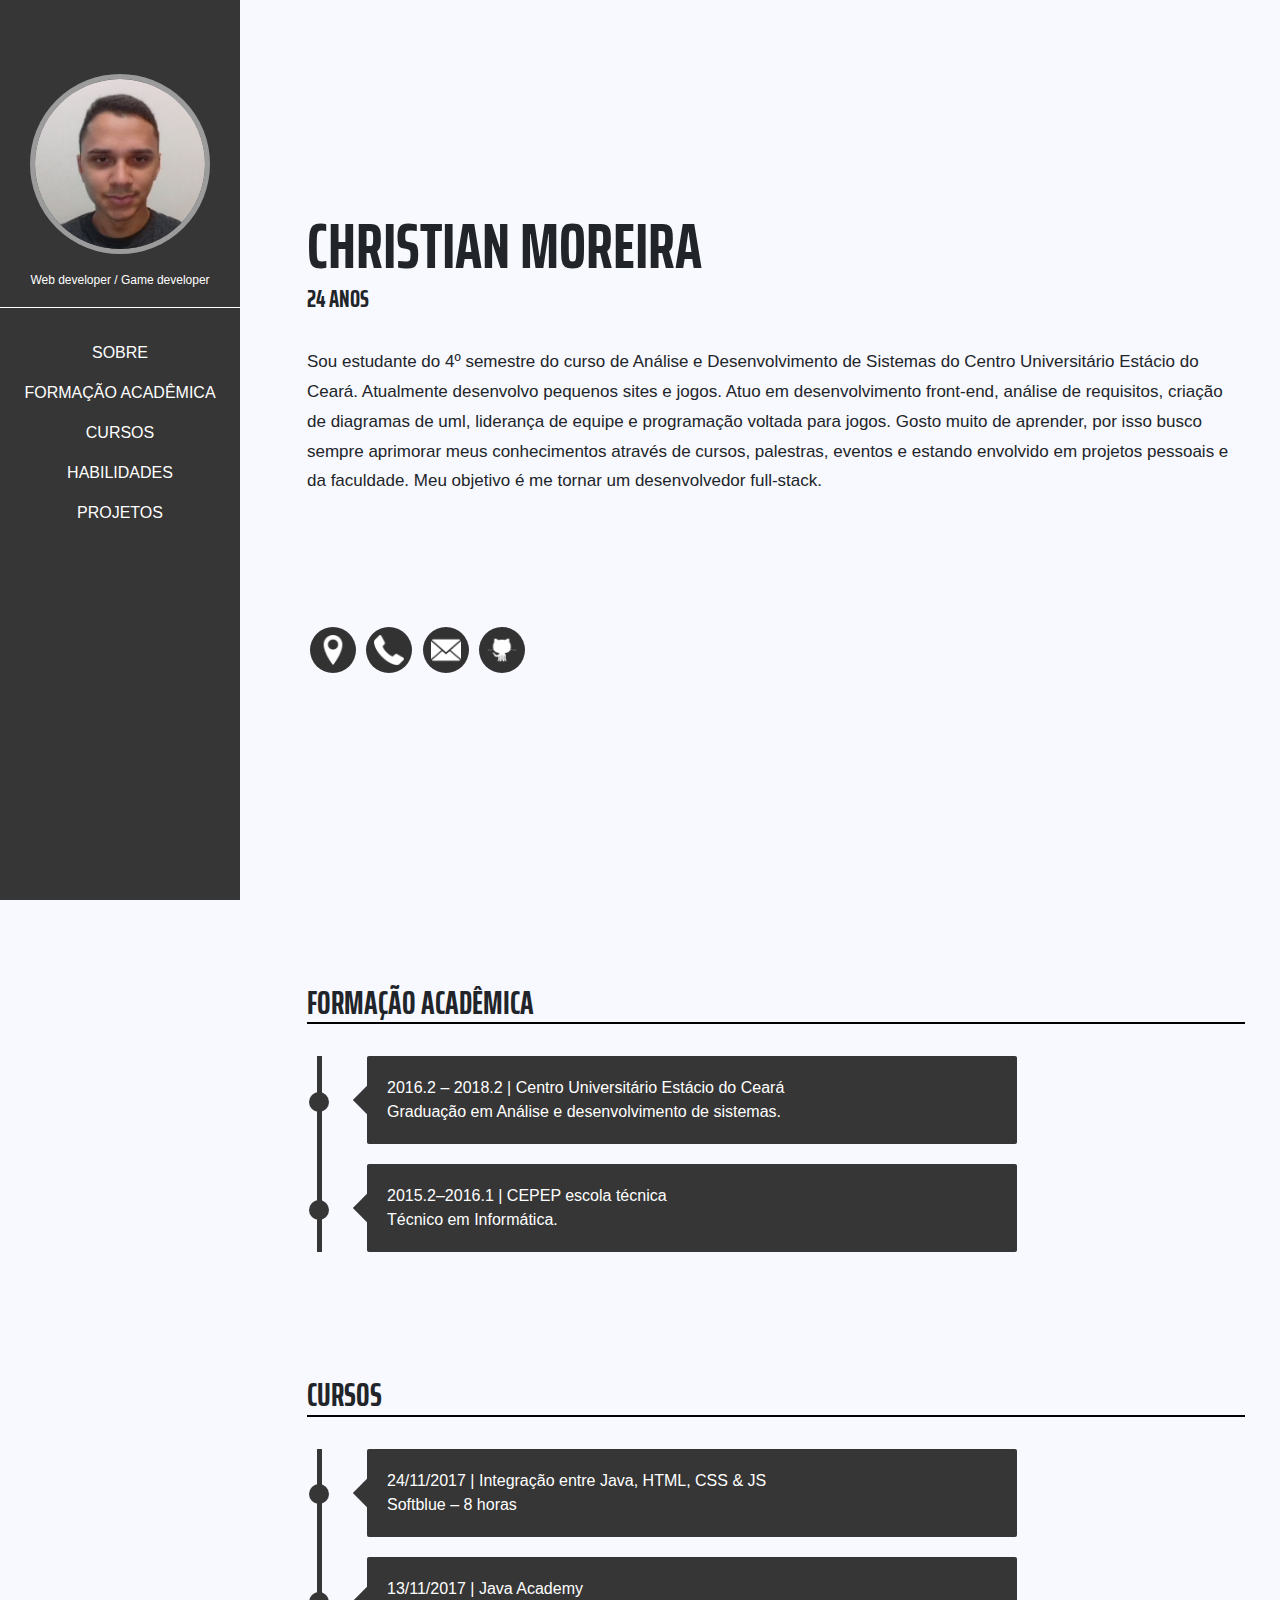
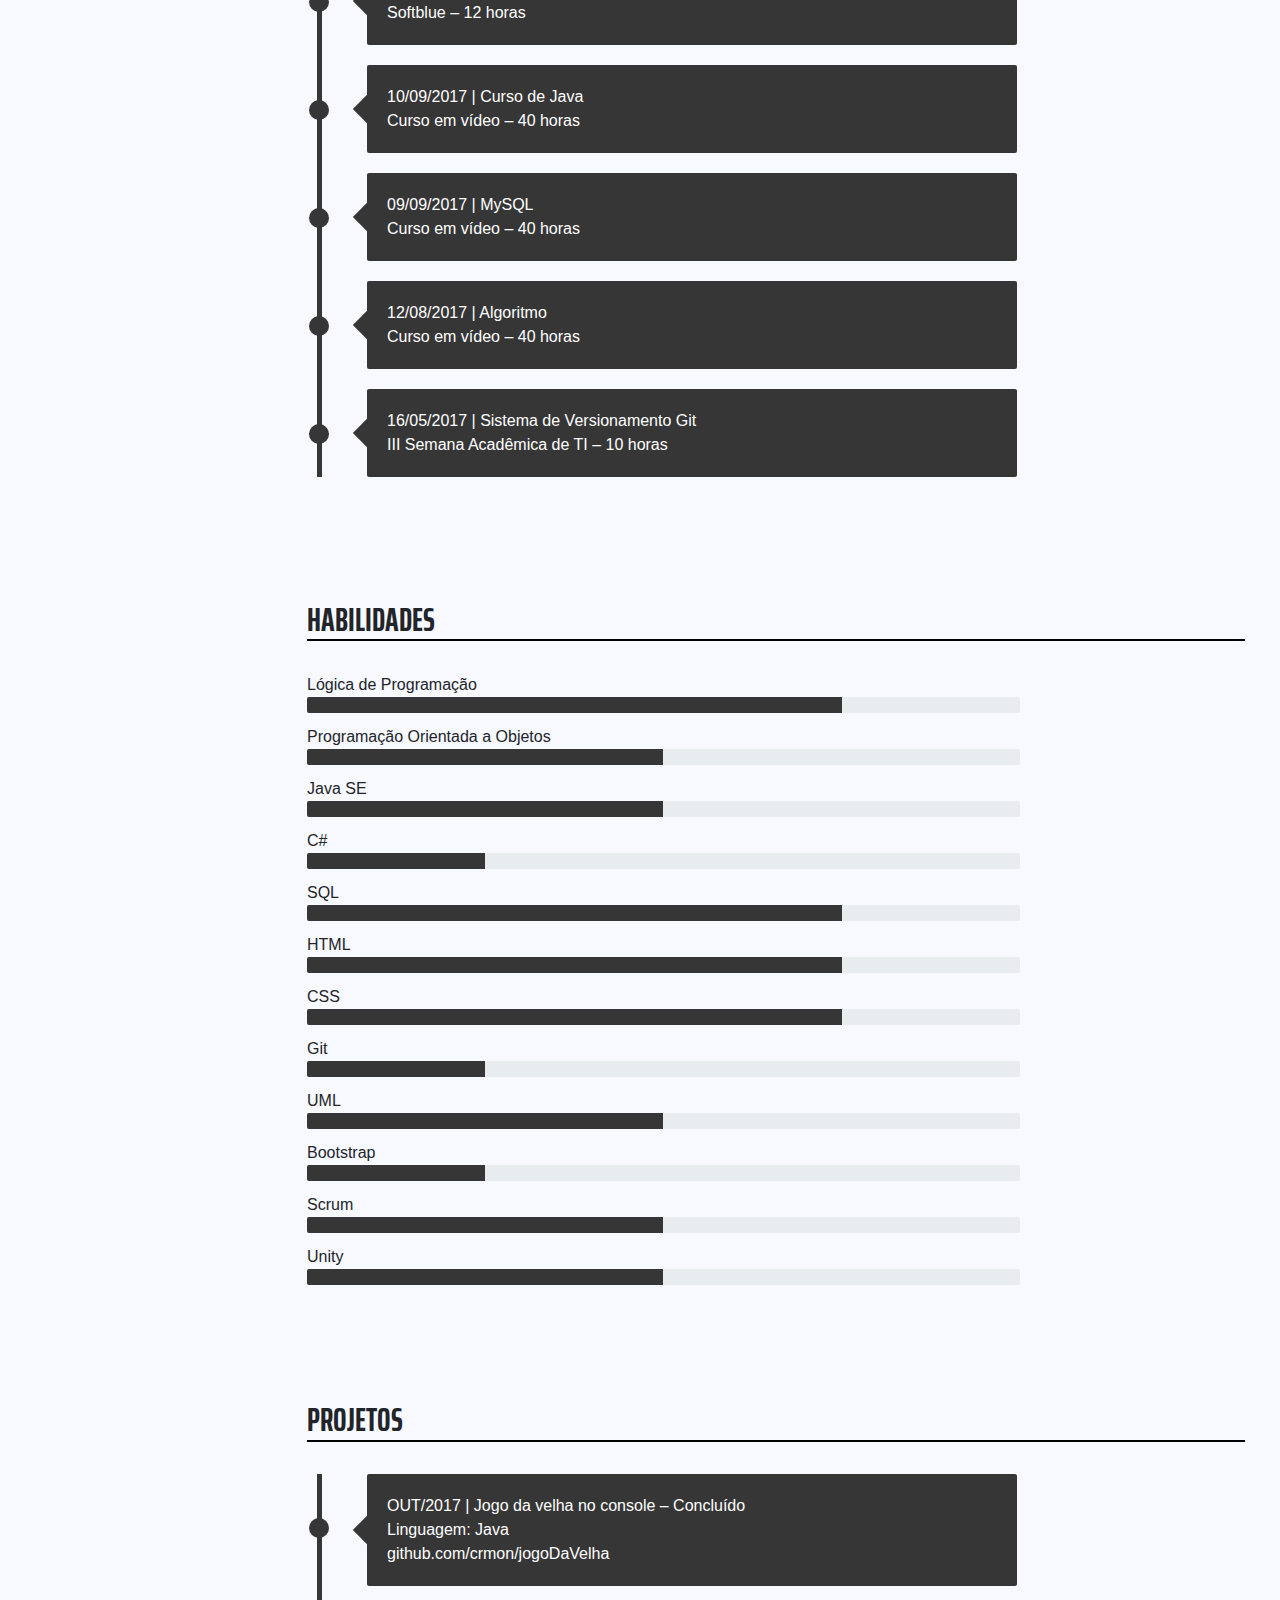
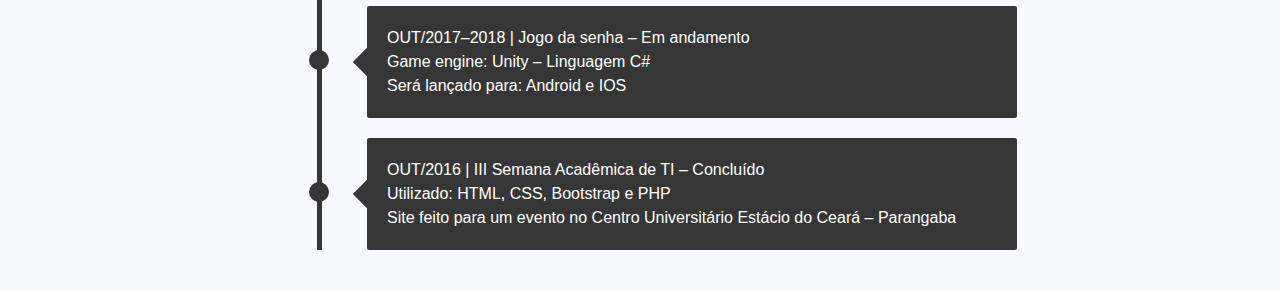
<file: index.html>
<!doctype html>
<html lang="pt-br">
  <head>
    <meta charset="utf-8">
    <meta name="viewport" content="width=device-width, initial-scale=1, shrink-to-fit=no">

    <title>Currículo Christian</title>

    <link href="https://fonts.googleapis.com/css?family=Saira+Extra+Condensed:100,200,300,400,500,600,700,800,900" rel="stylesheet">

    <link rel="stylesheet" type="text/css" href="css/bootstrap.min.css">
    <link rel="stylesheet" type="text/css" href="css/main.css">
  </head>

  <body id="page-top">

    <nav class="navbar-dark fixed-top navbar-expand-lg" id="side-nav">

      <div class="navbar-header">

      	<a class="navbar-brand" href="#page-top">
	        <span class="d-block d-lg-none">Curriculum Vitae</span>
      	</a>

		  	<button class="navbar-toggler" type="button" data-toggle="collapse" data-target="#nav-main" aria-controls="nav-main" aria-expanded="false" aria-label="Toggle navigation">
		    	<span class="navbar-toggler-icon"></span>
		  	</button>
    	</div>

    	<div class="profile d-none d-lg-block">
	    	<a href="#page-top">
	        <img class="rounded-circle mb-3" src="img/crm-1.jpg">
	      </a>	

	      <p>
	        Web developer / Game developer
	      </p>
			</div>

  		<div class="collapse navbar-collapse" id="nav-main">   			
	      <ul class="navbar-nav">
	        <li class="nav-item">
	          <a class="nav-link" href="#about">SOBRE</a>
	        </li>
	        <li class="nav-item">
	          <a class="nav-link" href="#formation">
	          	FORMAÇÃO ACADÊMICA
	          </a>
	        </li>
	        
	        <li class="nav-item">
	          <a class="nav-link" href="#course">
	          	CURSOS
	          </a>
	        </li>
          <li class="nav-item">
            <a class="nav-link" href="#skill">
            	HABILIDADES
            </a>
          </li>
          <li class="nav-item">
            <a class="nav-link" href="#project">
            	PROJETOS
            </a>
          </li>
	      </ul>
	    </div>
    </nav>

    <section class="container-fluid">

      <section class="resume-section d-flex" id="about">
      	<div class="my-auto">
	        <h1> Christian Moreira </h1>
	        <h4> 24 anos </h4>
	        <p>      
	          Sou estudante do 4º semestre do curso de Análise e Desenvolvimento de Sistemas do Centro Universitário Estácio do Ceará. Atualmente desenvolvo pequenos sites e jogos. Atuo em desenvolvimento front-end, análise de requisitos, criação de diagramas de uml, liderança de equipe e programação voltada para jogos. Gosto muito de aprender, por isso busco sempre aprimorar meus conhecimentos através de cursos, palestras, eventos e estando envolvido em projetos pessoais e da faculdade. Meu objetivo é me tornar um desenvolvedor full-stack.
	        </p>
	       	<ul class="list-inline social-icons">
            <li>
	            <button type="button" class="btn" data-container="body" data-toggle="popover" data-placement="bottom" title="Endereço" data-content="Av. Osorio de Paiva 1431, Parangaba">
							  <a href="#">
              		<img src="img/gps.png">
              	</a>
							</button>
            </li>
            
            <li>
            	<button type="button" class="btn" data-container="body" data-toggle="popover" data-placement="bottom" title="Telefone" data-content="(85) 9 8401-8630">
							  <a href="#">
              		<img src="img/phone.png">
              	</a>
							</button>   
            </li>

            <li>
            	<button type="button" class="btn" data-container="body" data-toggle="popover" data-placement="bottom" title="Email" data-content="christianrmmartins@gmail.com">
							  <a href="#">
              		<img src="img/email.png">
              	</a>
							</button>   
            </li>

            <li>
            	<button type="button" class="btn">
	              <a href="https://github.com/crmon/" target="_blank">
	              	<img src="img/git.png">
	              </a>
	            </button>
            </li>
          </ul>

        </div>
      </section>

      <section id="formation">
        <h2> FORMAÇÃO ACADÊMICA </h2> 
        <div class="time-line">
	        <ul>
	          <li>2016.2 – 2018.2 | Centro Universitário Estácio do Ceará</li>
            <li>Graduação em Análise e desenvolvimento de sistemas.</li>
          </ul>

          <ul>
            <li> 2015.2–2016.1 | CEPEP escola técnica </li>
            <li>  Técnico em Informática.</li>
       		</ul>
       	</div>
      </section>
	    

      <section id="course">
        <h2> CURSOS </h2> 

        <div class="time-line">
	        <ul>
	          <li>24/11/2017 | Integração entre Java, HTML, CSS & JS</li>
	          <li>Softblue – 8 horas</li>
	       	</ul>

	       	<ul>
		        <li>13/11/2017 | Java Academy</li>
		        <li>Softblue – 12 horas</li> 
		      </ul>

	        <ul>
		        <li>10/09/2017 | Curso de Java</li>
		       	<li>Curso em vídeo – 40 horas</li>
		      </ul>

		      <ul>  
		        <li>09/09/2017 | MySQL</li>
		        <li>Curso em vídeo – 40 horas</li>
	        </ul>

	        <ul>
		        <li>12/08/2017 | Algoritmo</li>
		        <li>Curso em vídeo – 40 horas</li>
		      </ul>

		      <ul>
		        <li>16/05/2017 | Sistema de Versionamento Git</li>
		        <li>III Semana Acadêmica de TI – 10 horas</li>
		      </ul>

	    	</div>

      </section>

      <section id="skill">
        <h2> HABILIDADES </h2> 

        <ul class= "container-skills">
        	<li>
	        	Lógica de Programação
	          <div class="progress">
						  <div class="progress-bar w-75" role="progressbar" aria-valuenow="100" aria-valuemin="0" aria-valuemax="100">
						  </div>
						</div>
					</li>

					<li>
	        	Programação Orientada a Objetos
	          <div class="progress">
						  <div class="progress-bar w-50" role="progressbar" aria-valuenow="75" aria-valuemin="0" aria-valuemax="100">
						  </div>
						</div>
					</li>	


					<li>
	        	Java SE
	          <div class="progress">
						  <div class="progress-bar w-50" role="progressbar" aria-valuenow="75" aria-valuemin="0" aria-valuemax="100">
						  </div>
						</div>
					</li>	
   
					<li>
	        	C#
	          <div class="progress">
						  <div class="progress-bar w-25" role="progressbar" aria-valuenow="75" aria-valuemin="0" aria-valuemax="100">
						  </div>
						</div>
					</li>	

					<li>
	        	SQL
	          <div class="progress">
						  <div class="progress-bar w-75" role="progressbar" aria-valuenow="75" aria-valuemin="0" aria-valuemax="100">
						  </div>
						</div>
					</li>	

					<li>
	        	HTML
	          <div class="progress">
						  <div class="progress-bar w-75" role="progressbar" aria-valuenow="75" aria-valuemin="0" aria-valuemax="100">
						  </div>
						</div>
					</li>	

					<li>
	        	CSS
	          <div class="progress">
						  <div class="progress-bar w-75" role="progressbar" aria-valuenow="75" aria-valuemin="0" aria-valuemax="100">
						  </div>
						</div>
					</li>	

					<li>
	        	Git
	          <div class="progress">
						  <div class="progress-bar w-25" role="progressbar" aria-valuenow="75" aria-valuemin="0" aria-valuemax="100">
						  </div>
						</div>
					</li>	

					<li>
	        	UML
	          <div class="progress">
						  <div class="progress-bar w-50" role="progressbar" aria-valuenow="75" aria-valuemin="0" aria-valuemax="100">
						  </div>
						</div>
					</li>	

					<li>
	        	Bootstrap
	          <div class="progress">
						  <div class="progress-bar w-25" role="progressbar" aria-valuenow="75" aria-valuemin="0" aria-valuemax="100">
						  </div>
						</div>
					</li>	

					<li>
	        	Scrum
	          <div class="progress">
						  <div class="progress-bar w-50" role="progressbar" aria-valuenow="75" aria-valuemin="0" aria-valuemax="100">
						  </div>
						</div>
					</li>	

					<li>
	        	Unity
	          <div class="progress">
						  <div class="progress-bar w-50" role="progressbar" aria-valuenow="75" aria-valuemin="0" aria-valuemax="100">
						  </div>
						</div>
					</li>

        </ul>

      </section>

      <section id="project">
        <h2> PROJETOS </h2> 
        <div class="time-line">
	        <ul>
	        	<li>
	          OUT/2017 | Jogo da velha no console – Concluído</li>
	          <li>Linguagem: Java</li>
	          <li>github.com/crmon/jogoDaVelha</li>
	        </ul>

	        <ul>
	          <li>OUT/2017–2018 | Jogo da senha – Em andamento</li>
	          <li>Game engine: Unity – Linguagem C#</li>
	          <li>Será lançado para: Android e IOS</li>
	        </ul>

          <ul>
	          <li>OUT/2016 | III Semana Acadêmica de TI – Concluído</li>
	          <li>Utilizado: HTML, CSS, Bootstrap e PHP</li>
	          <li>Site feito para um evento no Centro Universitário Estácio
	          do Ceará – Parangaba</li>
          </ul>

        </div>
      </section>

    </section>


    <script type="text/javascript" src="js/jquery-3.2.1.min.js"></script>

        
    <script src="https://cdnjs.cloudflare.com/ajax/libs/popper.js/1.12.3/umd/popper.min.js" integrity="sha384-vFJXuSJphROIrBnz7yo7oB41mKfc8JzQZiCq4NCceLEaO4IHwicKwpJf9c9IpFgh" crossorigin="anonymous"></script>
		
		<script type="text/javascript" src="js/bootstrap.min.js"></script>

		<script type="text/javascript">
			$(function () {
			  $('[data-toggle="popover"]').popover()
			})
		</script>

		<script type="text/javascript">
			$('.nav-link').click(function() {
	    	$('.navbar-collapse').collapse('hide');
	  	});
  	</script>

  </body>
</html>
</file>
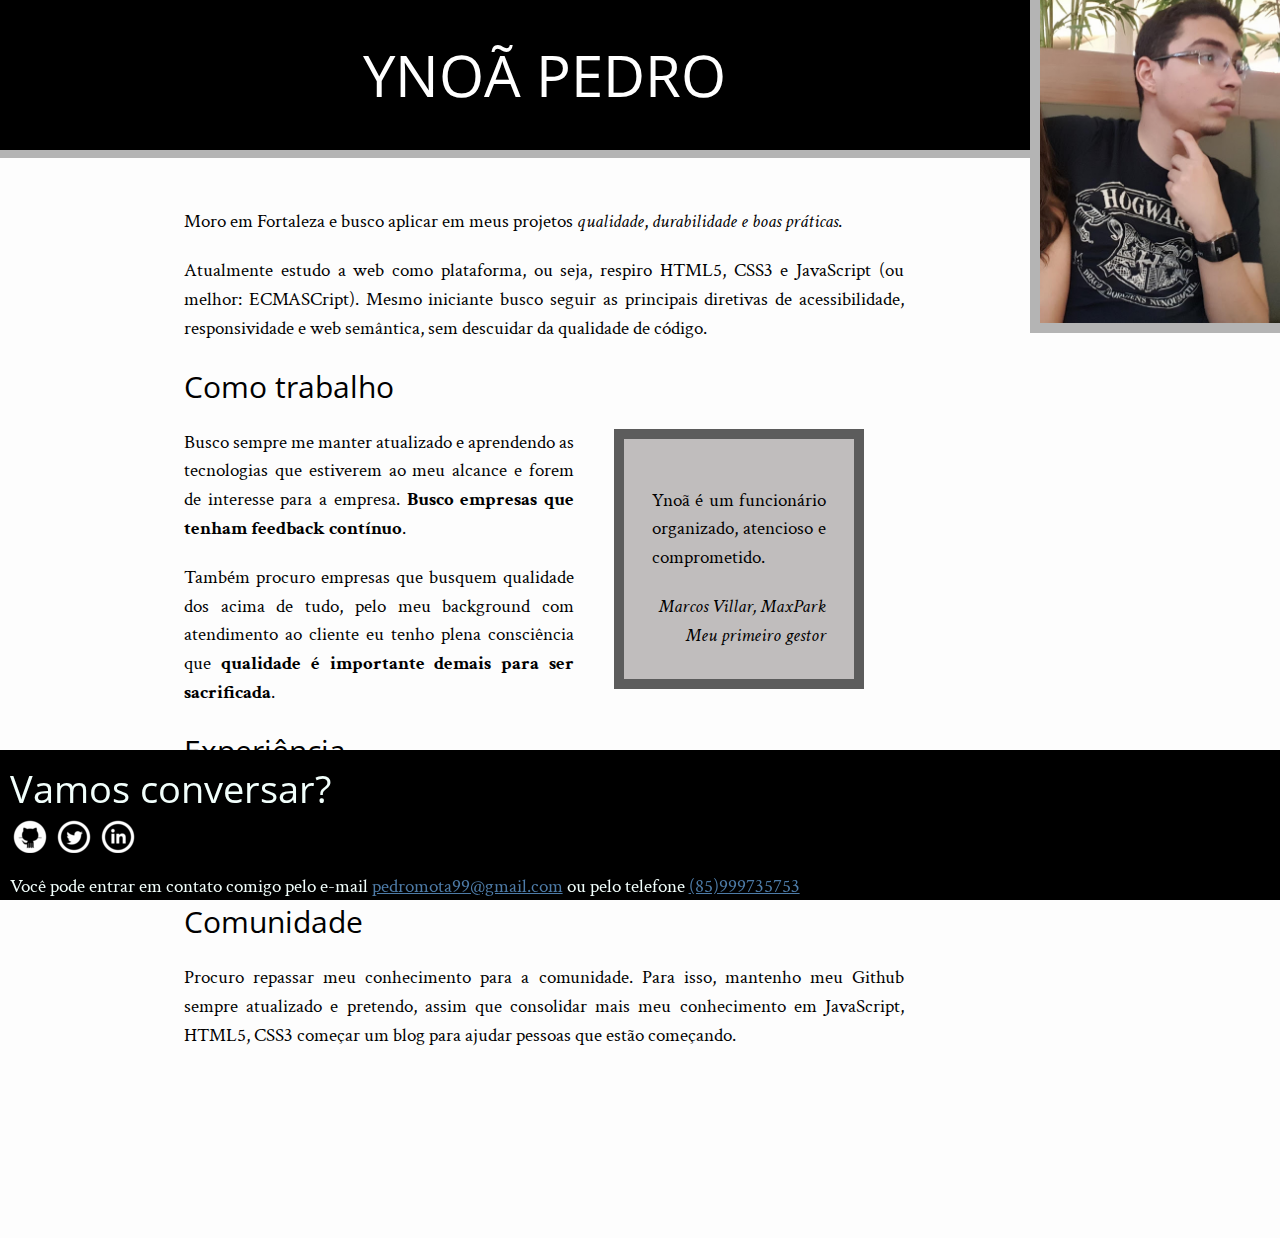
<file: ynoa_pedro.html>
<!DOCTYPE html>
<html>

<head>
    <title>Ynoã Pedro</title>
    <meta charset="utf-8">
    <link rel="icon" href="img/mainiconpage.jpg">
    <link rel="stylesheet" href="css/reset.css">
    <link rel="stylesheet" href="css/bio.css">
    <link rel="stylesheet" href="css/site.css">
    <link rel="stylesheet" href="http://fonts.googleapis.com/css?family=Crimson+Text:400,400italic,600">
    <link rel="stylesheet" href="http://fonts.googleapis.com/css?family=Open+Sans+Condensed:700">
</head>

<body>
    <main>
        <h1 class="titulo-principal">Ynoã Pedro</h1>

        <div class="container">
            <p>Moro em Fortaleza e busco aplicar em meus projetos
                <em>qualidade</em>,
                <em>durabilidade</em>
                <em>e boas práticas</em>.</p>

            <p>Atualmente estudo a web como plataforma, ou seja, respiro HTML5, CSS3 e JavaScript (ou melhor: ECMASCript). Mesmo
                iniciante busco seguir as principais diretivas de acessibilidade, responsividade e web semântica, sem descuidar
                da qualidade de código.</p>

            <h2 class="subtitulo-texto">Como trabalho</h2>

            <blockquote class="citacao-bio marcos">
                <p>Ynoã é um funcionário organizado, atencioso e comprometido.
                </p>
                <cite>Marcos Villar, MaxPark</cite>
                <cite>Meu primeiro gestor</cite>
            </blockquote>


            <p>Busco sempre me manter atualizado e aprendendo as tecnologias que estiverem ao meu alcance e forem de interesse
                para a empresa.
                <strong>Busco empresas que tenham feedback contínuo</strong>.</p>

            <p>Também procuro empresas que busquem qualidade dos acima de tudo, pelo meu background com atendimento ao cliente
                eu tenho plena consciência que
                <strong>qualidade é importante demais para ser sacrificada</strong>.</p>

            <h2 class="subtitulo-texto">Experiência</h2>

            <p>Atualmente sou estagiário de suporte
                <a href="https://www.casamagalhaes.com.br/">Casa Magalhães</a>. Nela, o foco principal era prestar atendimento de primeiro nível à clientes, reparação
                de banco de dados com perda de integridade e instalação e configuração das versões do sistema.</p>

            <h2 class="subtitulo-texto">Comunidade</h2>

            <p>Procuro repassar meu conhecimento para a comunidade. Para isso, mantenho meu Github sempre atualizado e pretendo,
                assim que consolidar mais meu conhecimento em JavaScript, HTML5, CSS3 começar um blog para ajudar pessoas que
                estão começando.</p>
        </div>
    </main>
    <img src=img/pedro.jpg alt="Foto de Ynoã Pedro " class="minha-foto ">

    <footer class="rodape">
        <h2>Vamos conversar?</h2>
        <ul class="icones-sociais">
            <li>
                <a class="github " href="http://github.com/ypedroo ">Github</a>
            </li>
            <li>
                <a class="twitter " href="http://twitter.com/ypedro32 ">Twitter</a>
            </li>
            <li>
                <a class="linkedin " href="http://linkedin.com/in/ynoapedro ">Linkedin</a>
            </li>
        </ul>
        <p>Você pode entrar em contato comigo pelo e-mail
            <a href="pedromota99@gmail.com"> pedromota99@gmail.com</a> ou pelo telefone
            <a href="tel:+5585999735753">(85)999735753</a>
        </p>
    </footer>
</body>

</html>
</file>
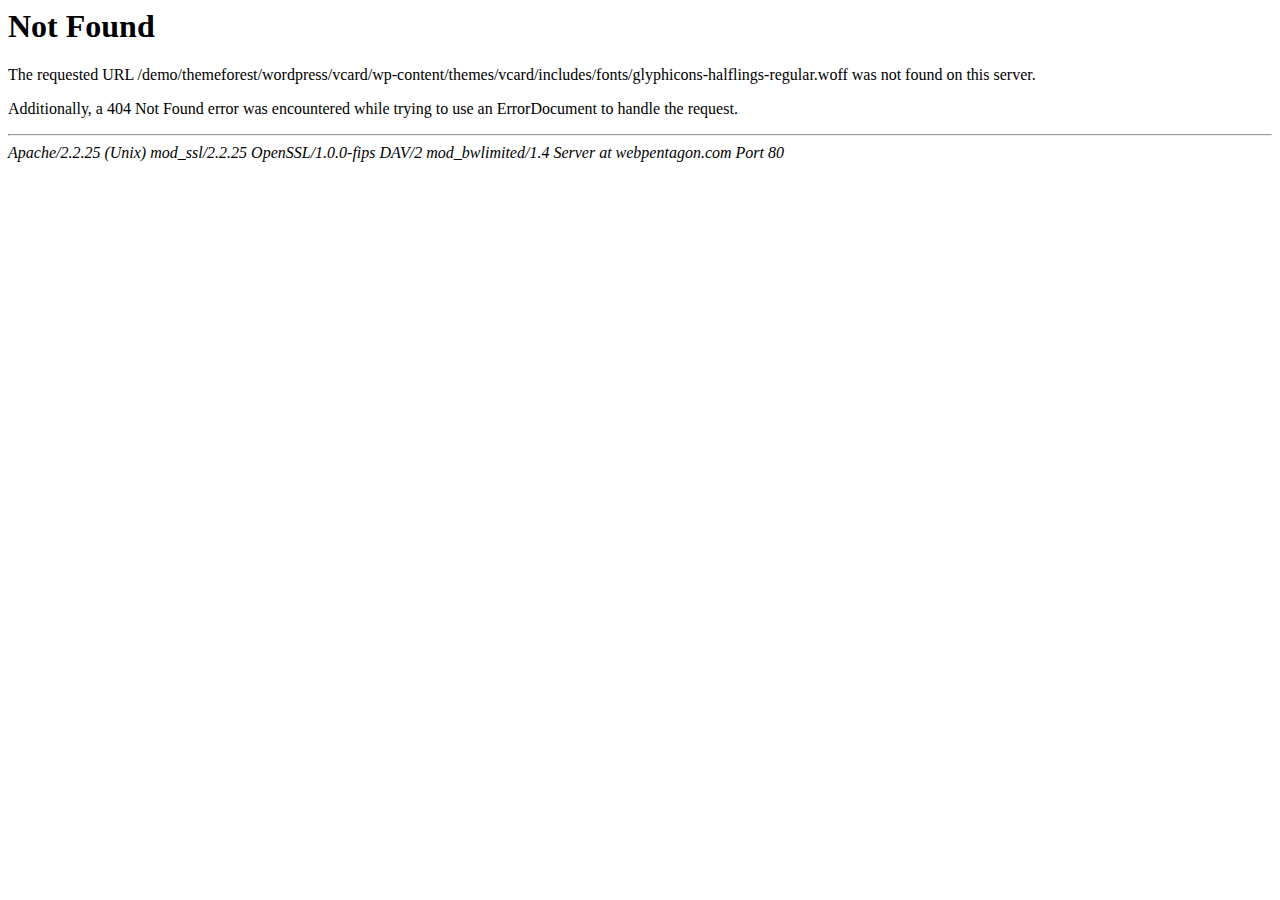
<file: content/themes/vcard/includes/fonts/glyphicons-halflings-regular-2.html>
<!DOCTYPE HTML PUBLIC "-//IETF//DTD HTML 2.0//EN">
<html><head>
<title>404 Not Found</title>
</head><body>
<h1>Not Found</h1>
<p>The requested URL /demo/themeforest/wordpress/vcard/wp-content/themes/vcard/includes/fonts/glyphicons-halflings-regular.woff was not found on this server.</p>
<p>Additionally, a 404 Not Found
error was encountered while trying to use an ErrorDocument to handle the request.</p>
<hr>
<address>Apache/2.2.25 (Unix) mod_ssl/2.2.25 OpenSSL/1.0.0-fips DAV/2 mod_bwlimited/1.4 Server at webpentagon.com Port 80</address>
</body></html>
</file>
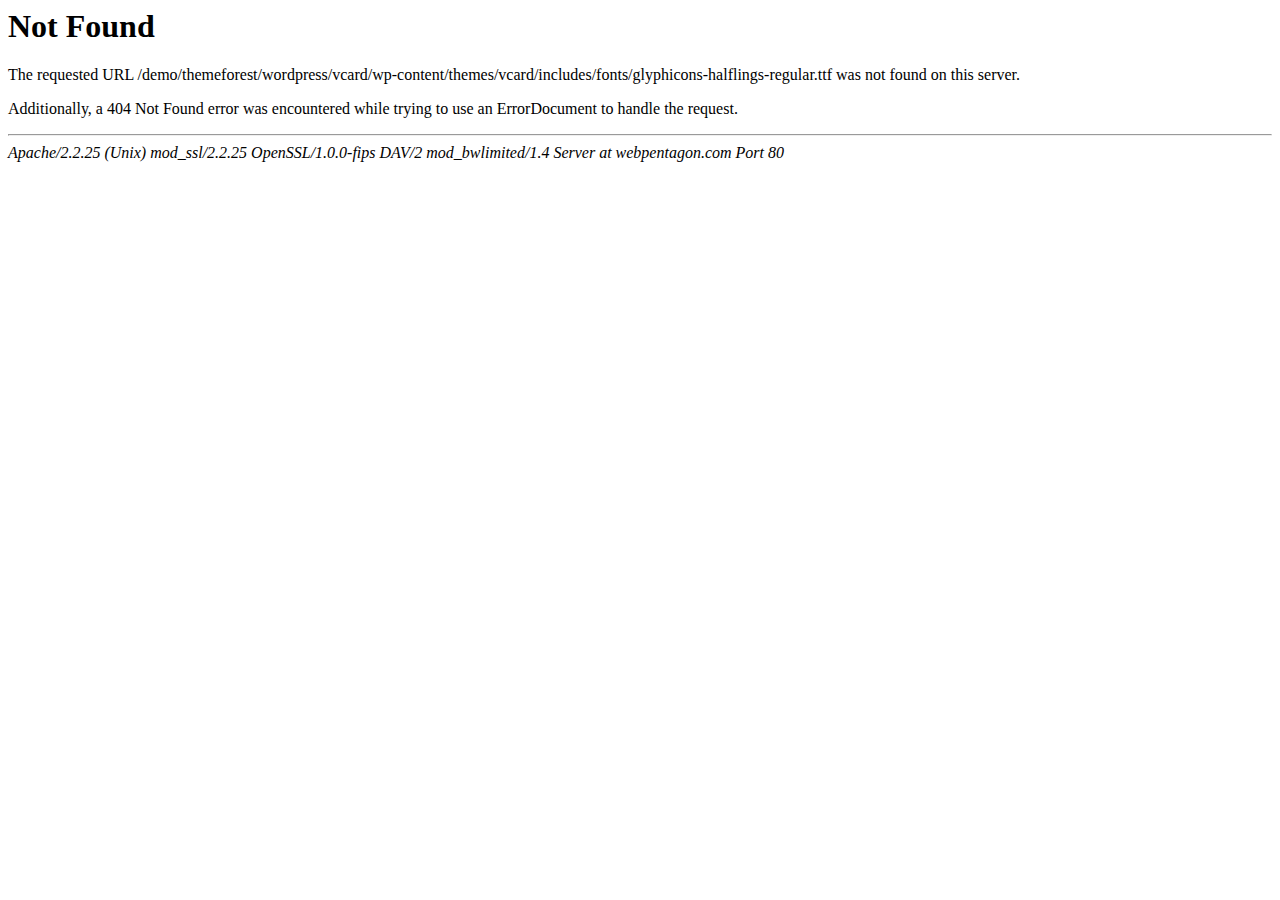
<file: content/themes/vcard/includes/fonts/glyphicons-halflings-regular-3.html>
<!DOCTYPE HTML PUBLIC "-//IETF//DTD HTML 2.0//EN">
<html><head>
<title>404 Not Found</title>
</head><body>
<h1>Not Found</h1>
<p>The requested URL /demo/themeforest/wordpress/vcard/wp-content/themes/vcard/includes/fonts/glyphicons-halflings-regular.ttf was not found on this server.</p>
<p>Additionally, a 404 Not Found
error was encountered while trying to use an ErrorDocument to handle the request.</p>
<hr>
<address>Apache/2.2.25 (Unix) mod_ssl/2.2.25 OpenSSL/1.0.0-fips DAV/2 mod_bwlimited/1.4 Server at webpentagon.com Port 80</address>
</body></html>
</file>
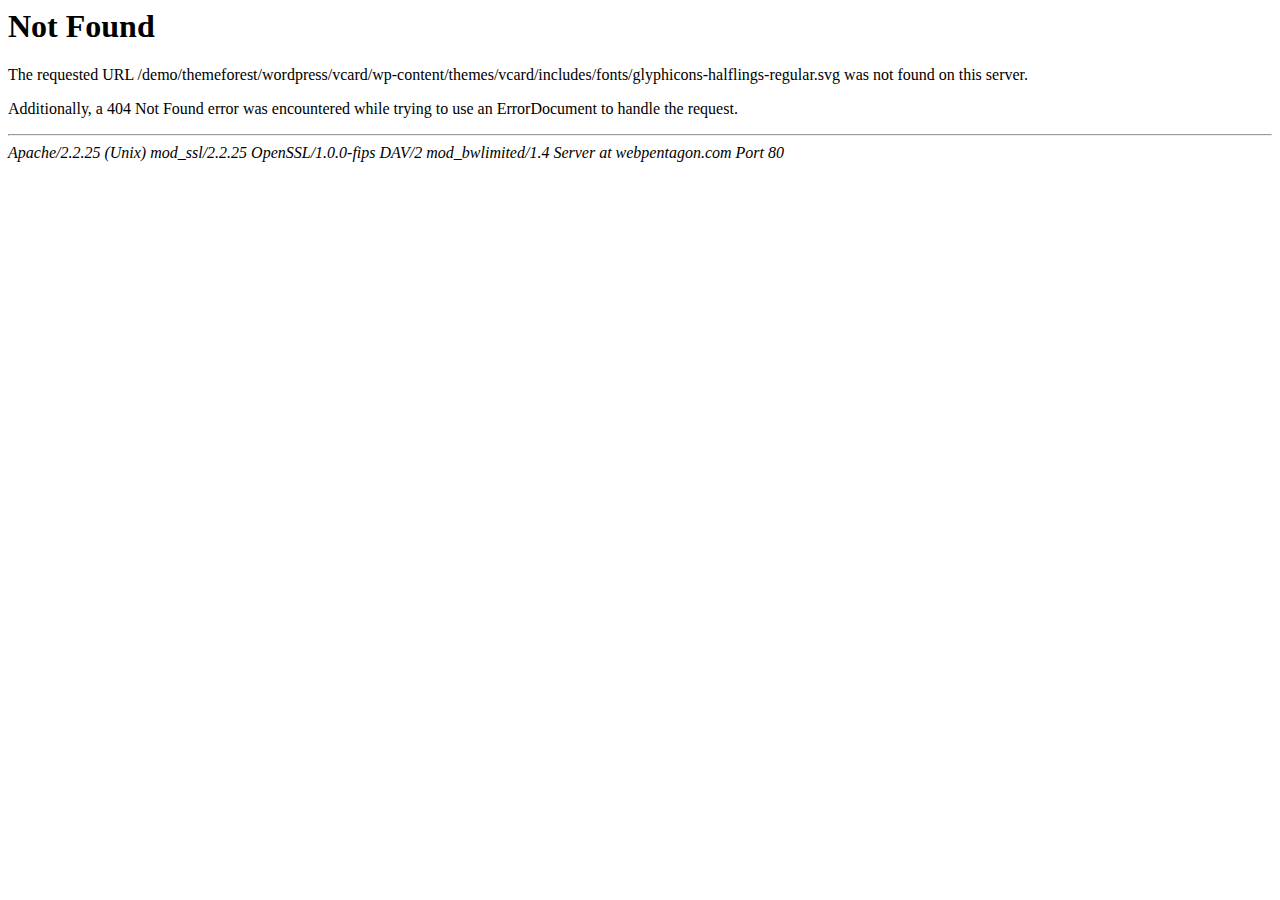
<file: content/themes/vcard/includes/fonts/glyphicons-halflings-regular-4.html>
<!DOCTYPE HTML PUBLIC "-//IETF//DTD HTML 2.0//EN">
<html><head>
<title>404 Not Found</title>
</head><body>
<h1>Not Found</h1>
<p>The requested URL /demo/themeforest/wordpress/vcard/wp-content/themes/vcard/includes/fonts/glyphicons-halflings-regular.svg was not found on this server.</p>
<p>Additionally, a 404 Not Found
error was encountered while trying to use an ErrorDocument to handle the request.</p>
<hr>
<address>Apache/2.2.25 (Unix) mod_ssl/2.2.25 OpenSSL/1.0.0-fips DAV/2 mod_bwlimited/1.4 Server at webpentagon.com Port 80</address>
</body></html>
</file>
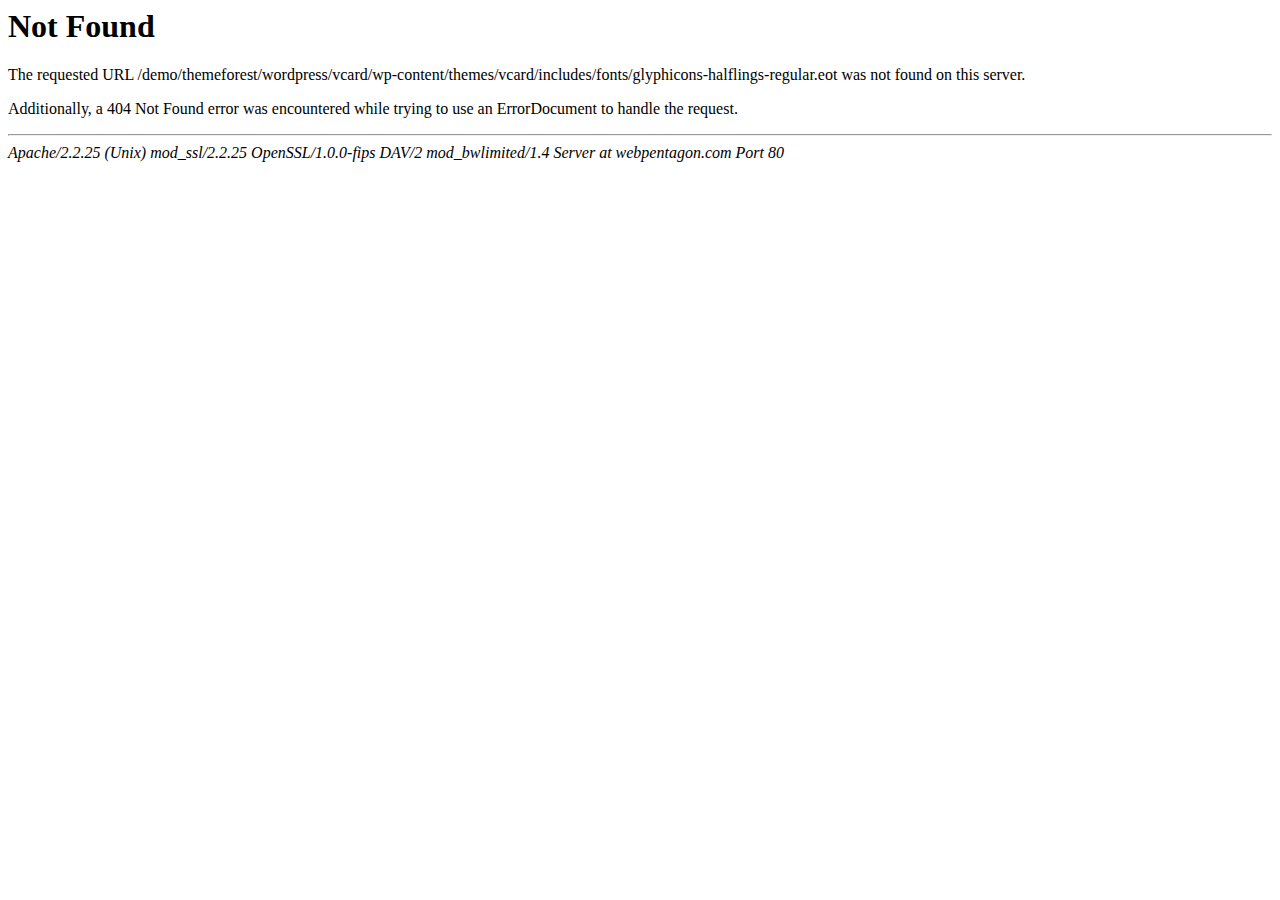
<file: content/themes/vcard/includes/fonts/glyphicons-halflings-regular.html>
<!DOCTYPE HTML PUBLIC "-//IETF//DTD HTML 2.0//EN">
<html><head>
<title>404 Not Found</title>
</head><body>
<h1>Not Found</h1>
<p>The requested URL /demo/themeforest/wordpress/vcard/wp-content/themes/vcard/includes/fonts/glyphicons-halflings-regular.eot was not found on this server.</p>
<p>Additionally, a 404 Not Found
error was encountered while trying to use an ErrorDocument to handle the request.</p>
<hr>
<address>Apache/2.2.25 (Unix) mod_ssl/2.2.25 OpenSSL/1.0.0-fips DAV/2 mod_bwlimited/1.4 Server at webpentagon.com Port 80</address>
</body></html>
</file>
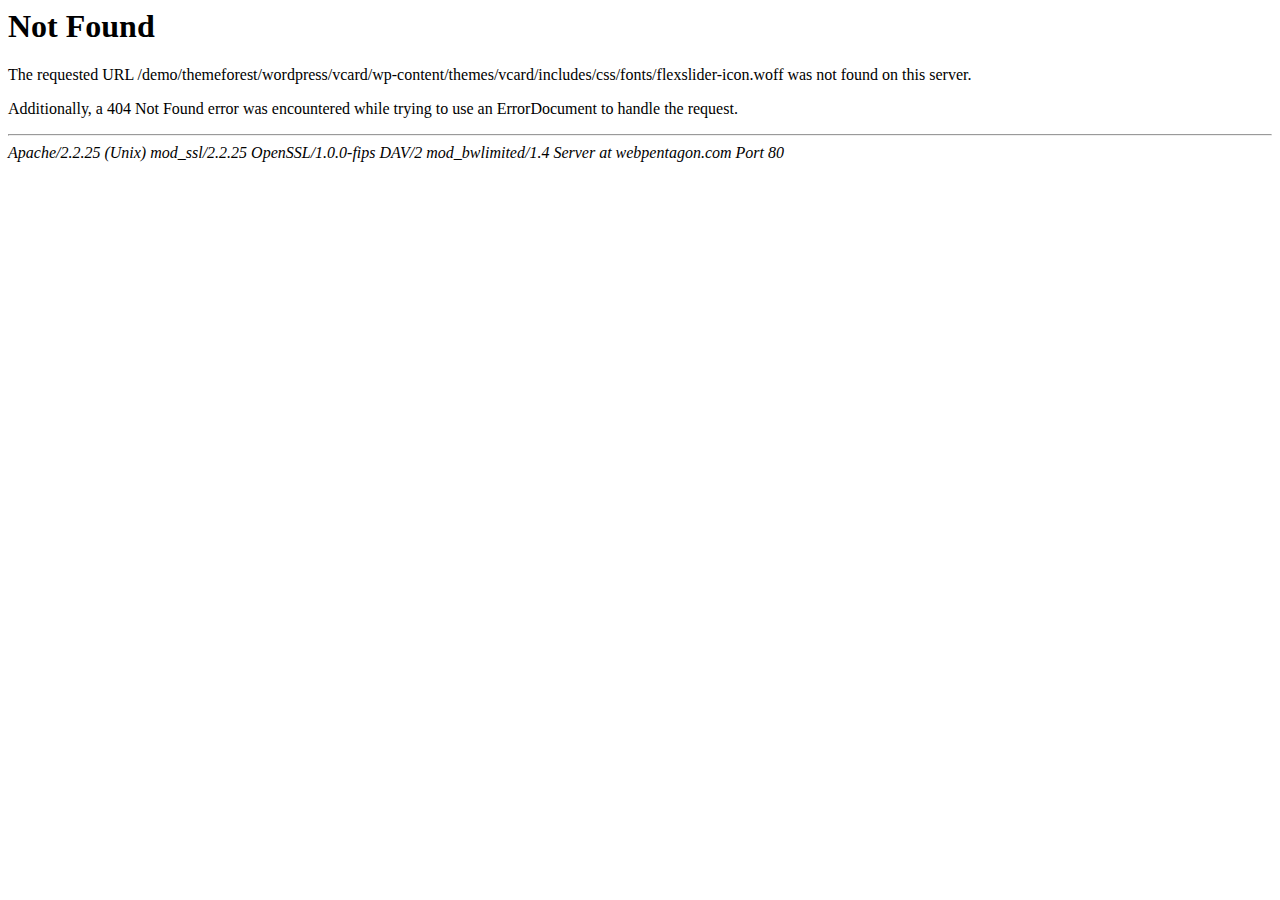
<file: content/themes/vcard/includes/css/fonts/flexslider-icon-2.html>
<!DOCTYPE HTML PUBLIC "-//IETF//DTD HTML 2.0//EN">
<html><head>
<title>404 Not Found</title>
</head><body>
<h1>Not Found</h1>
<p>The requested URL /demo/themeforest/wordpress/vcard/wp-content/themes/vcard/includes/css/fonts/flexslider-icon.woff was not found on this server.</p>
<p>Additionally, a 404 Not Found
error was encountered while trying to use an ErrorDocument to handle the request.</p>
<hr>
<address>Apache/2.2.25 (Unix) mod_ssl/2.2.25 OpenSSL/1.0.0-fips DAV/2 mod_bwlimited/1.4 Server at webpentagon.com Port 80</address>
</body></html>
</file>
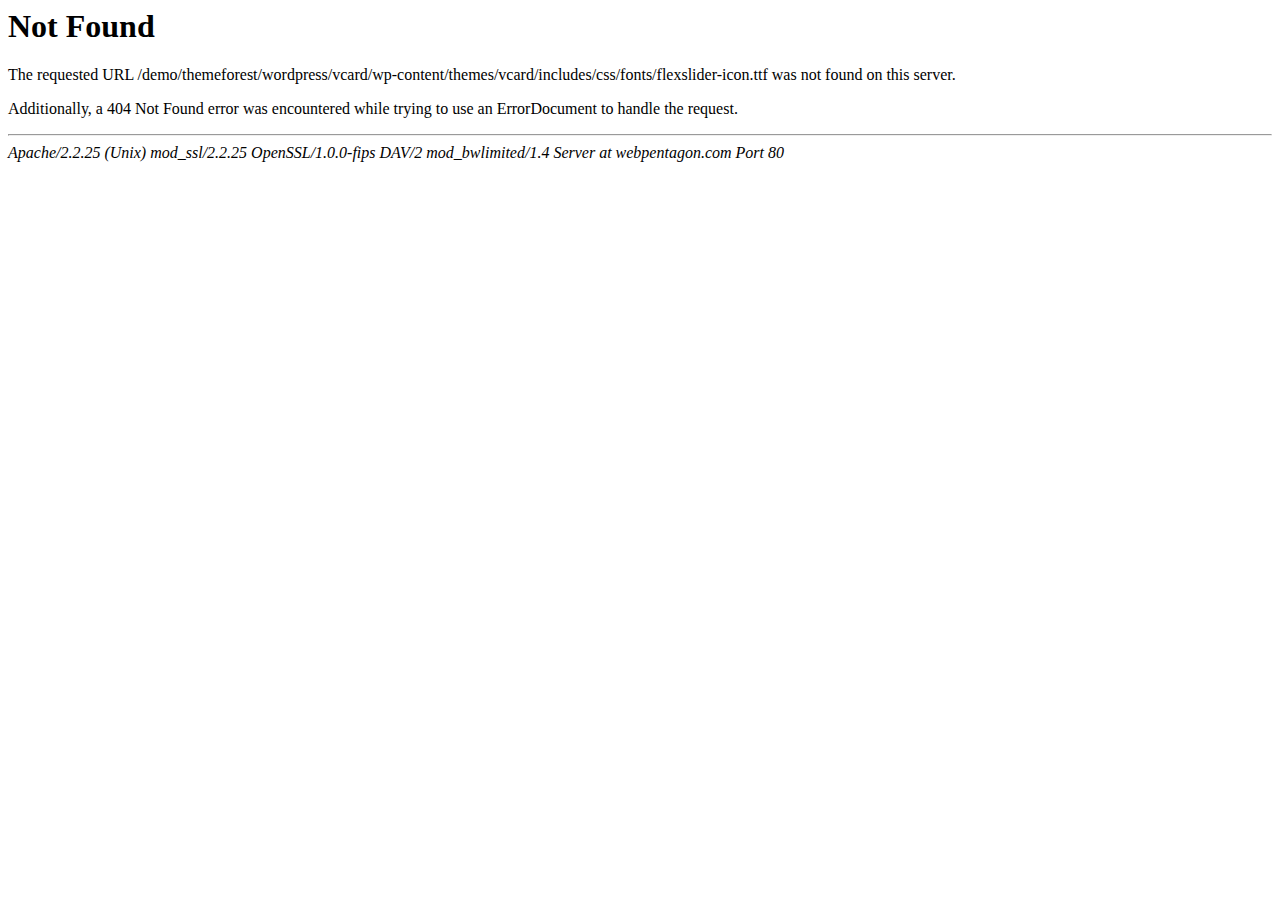
<file: content/themes/vcard/includes/css/fonts/flexslider-icon-3.html>
<!DOCTYPE HTML PUBLIC "-//IETF//DTD HTML 2.0//EN">
<html><head>
<title>404 Not Found</title>
</head><body>
<h1>Not Found</h1>
<p>The requested URL /demo/themeforest/wordpress/vcard/wp-content/themes/vcard/includes/css/fonts/flexslider-icon.ttf was not found on this server.</p>
<p>Additionally, a 404 Not Found
error was encountered while trying to use an ErrorDocument to handle the request.</p>
<hr>
<address>Apache/2.2.25 (Unix) mod_ssl/2.2.25 OpenSSL/1.0.0-fips DAV/2 mod_bwlimited/1.4 Server at webpentagon.com Port 80</address>
</body></html>
</file>
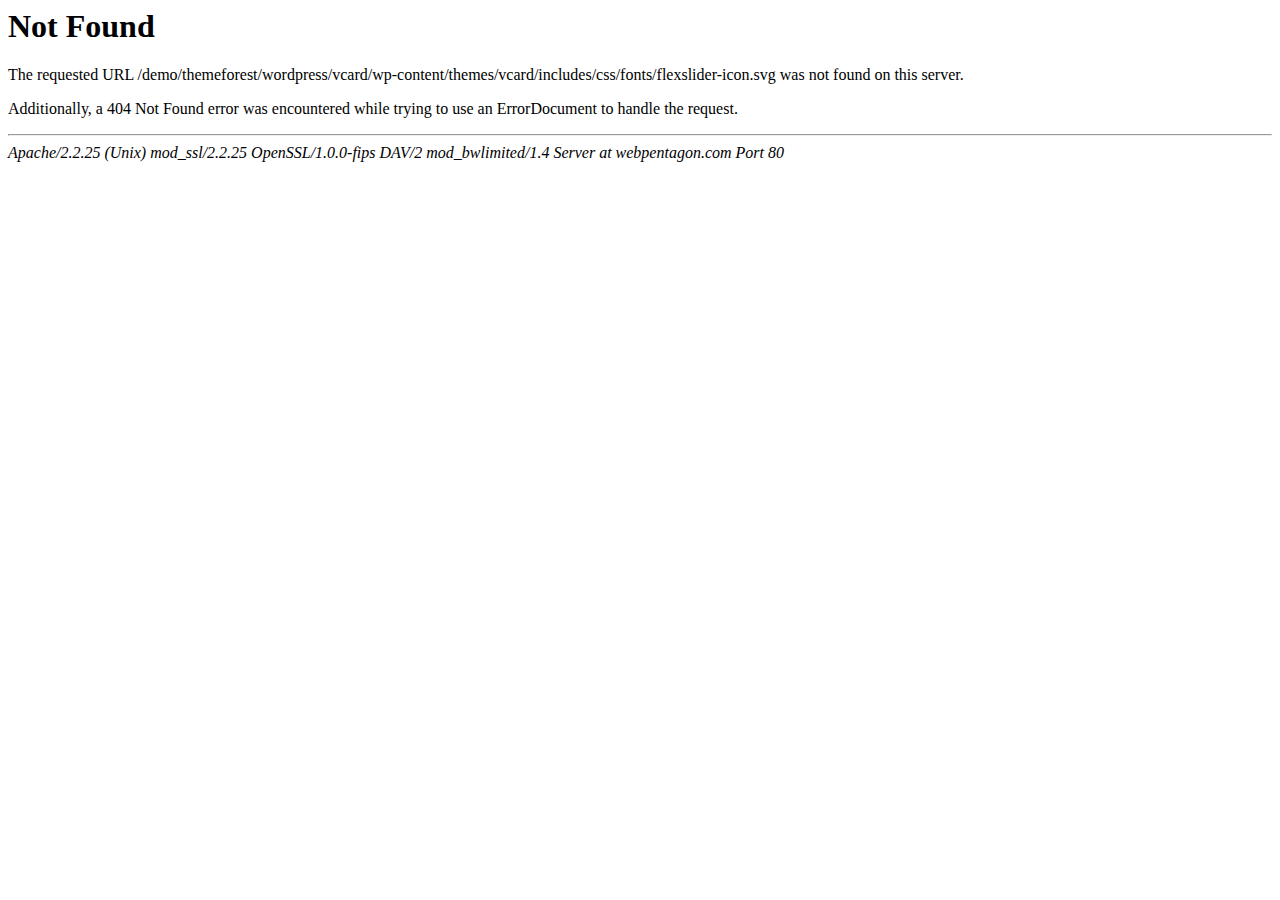
<file: content/themes/vcard/includes/css/fonts/flexslider-icon-4.html>
<!DOCTYPE HTML PUBLIC "-//IETF//DTD HTML 2.0//EN">
<html><head>
<title>404 Not Found</title>
</head><body>
<h1>Not Found</h1>
<p>The requested URL /demo/themeforest/wordpress/vcard/wp-content/themes/vcard/includes/css/fonts/flexslider-icon.svg was not found on this server.</p>
<p>Additionally, a 404 Not Found
error was encountered while trying to use an ErrorDocument to handle the request.</p>
<hr>
<address>Apache/2.2.25 (Unix) mod_ssl/2.2.25 OpenSSL/1.0.0-fips DAV/2 mod_bwlimited/1.4 Server at webpentagon.com Port 80</address>
</body></html>
</file>
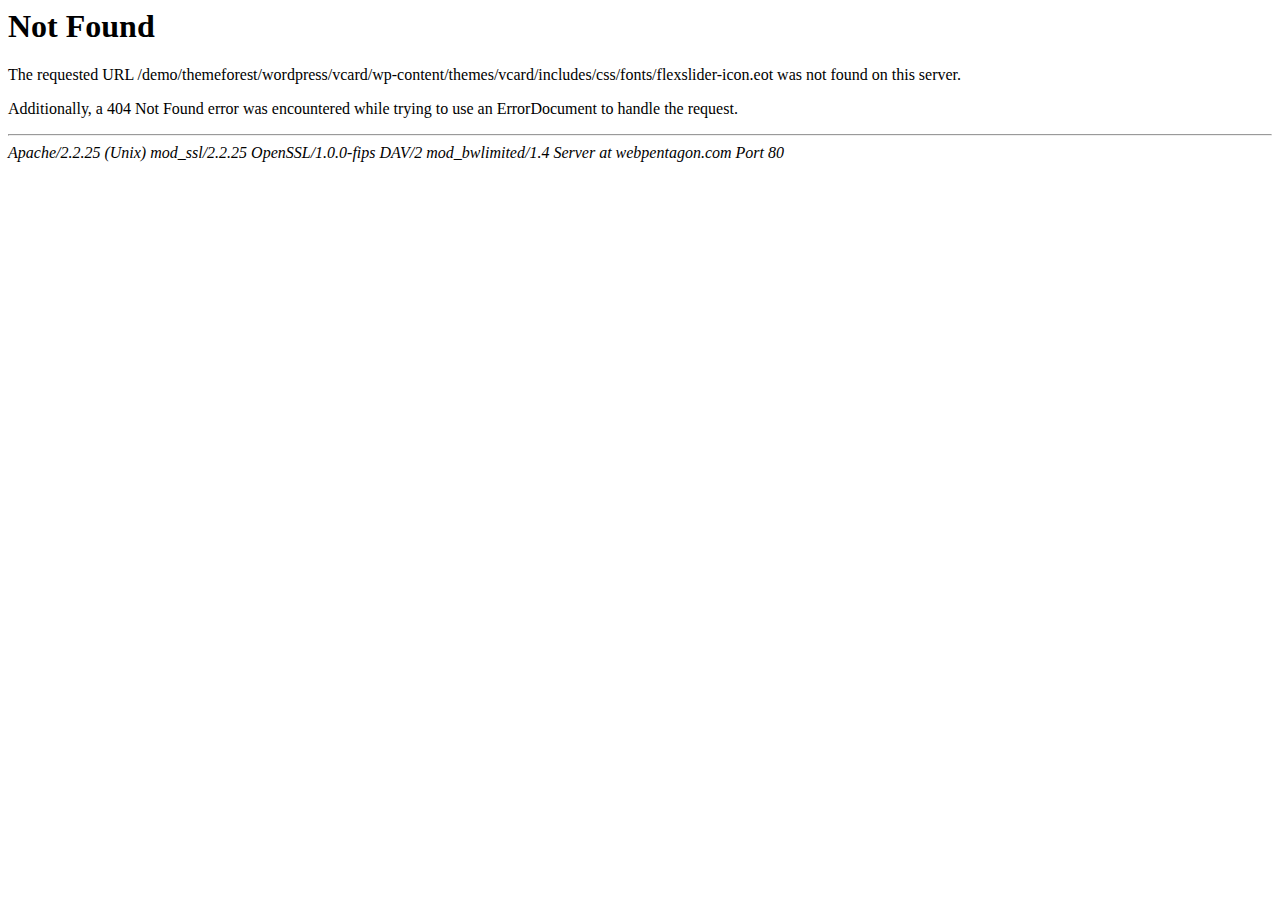
<file: content/themes/vcard/includes/css/fonts/flexslider-icon.html>
<!DOCTYPE HTML PUBLIC "-//IETF//DTD HTML 2.0//EN">
<html><head>
<title>404 Not Found</title>
</head><body>
<h1>Not Found</h1>
<p>The requested URL /demo/themeforest/wordpress/vcard/wp-content/themes/vcard/includes/css/fonts/flexslider-icon.eot was not found on this server.</p>
<p>Additionally, a 404 Not Found
error was encountered while trying to use an ErrorDocument to handle the request.</p>
<hr>
<address>Apache/2.2.25 (Unix) mod_ssl/2.2.25 OpenSSL/1.0.0-fips DAV/2 mod_bwlimited/1.4 Server at webpentagon.com Port 80</address>
</body></html>
</file>
<file: css/main.css>
body {
  background-color: #F8F8FF !important;
  padding-top: 60px;
  font-family: 'Roboto Slab', 'Helvetica Neue', Helvetica, Arial, sans-serif;
  font-size:1em;
}

@media (min-width: 992px) {
  body {
    padding-top: 0;
    padding-left: 17rem; 
  } 
}

h1,
h2,
h3,
h4,
h5,
h6 {
  font-family: 'Saira Extra Condensed', serif;
  font-weight: 700;
  text-transform: uppercase;
}

h1{
  margin:0;
}

h2{
  margin: 2em 0 1em 0;
  border-bottom: 2px solid black;
}

li{
  list-style: none;
}

p {
  line-height: 1.75;
}


/* ----- Menu ----- */ 
@media (min-width: 992px) {
  #side-nav {
    flex-direction: column;
    width: 15rem;
    height: 100vh;
  }
  #side-nav .navbar-nav {
    flex-direction: column;
    width: 100%;
  }
}

#side-nav{
	background-color: #363636;
	text-align: center;
}

#side-nav a{
  color:#fff !important;
}

#side-nav a:hover{
	color: gray !important;
}

#side-nav li:hover{
  background-color: #000000;
}

.profile{
  font-size:12px;
  color:#fff;
  margin-bottom:25px;
  border-bottom: 0.9px solid white;
}

.profile{
  font-size:12px;
  color:#fff;
  margin-bottom:25px;
  border-bottom: 0.9px solid white;
}

.profile img{
  margin-top: 50px;
  border: 5px solid rgba(255, 255, 255, 0.5) !important; 
  border-radius:50%;
  max-height: 180px;
}


/* all */
#about, #formation, #course, #skill, #project{
  padding: 20px !important;
}

/* ----- Resume ----- */
@media (min-width: 768px) {
  section.resume-section {
    min-height: 100vh; 
    min-width: 18rem; 
  }
}


/* ----- About ----- */
#about h1{
  font-size:4em;
}

#about p{
  margin-top:2em;
  font-size:17px;
}

.social-icons{
	margin-top:8em;
}

.social-icons li {
  display: inline-block;
}

.social-icons button {
  background: none; 
  padding: 7px;
  margin:3px;
  border-radius: 50px;
  background-color: rgba(0, 0, 0, 0.8);
}

.social-icons button:hover {
  background-color: #808080;
}

.social-icons img {
  width: 30px;
  height: 30px;
}


/* ----- Time line ----- */
.time-line{
  position: relative;
  margin-left: 10px;
}

.time-line:before{
  content: '';
  width: 5px;
  height: 100%;
  position: absolute;
}

@media (min-width: 1200px) {
  .time-line ul {
    width: 70%;
  }
}

.time-line ul{
  padding: 20px;
  margin: 20px 50px;
  border-radius: 2px;
  position: relative;
  color:white;
}

.time-line ul:before{
  content: '';
  width: 20px;
  height: 20px;
  position: absolute;
  left: -10px;
  top: 50%;
  transform: translateY(-50%) rotate(45deg);
}

.time-line ul:after{
  content: '';
  width: 20px;
  height: 20px;
  border-radius: 50%;
  position: absolute;
  left: -58px;
  top: 40%;
}

.time-line:before,
.time-line ul,
.time-line ul:before,
.time-line ul:after{
  background: #363636;
}


/* ---- Skill ---- */
.container-skills {
  margin:0;
  padding: 0;
}

.container-skills li{
  margin-bottom: 12px;

}

@media (min-width: 500px) {
  .progress{
    width: 93%;
  }
}

@media (min-width: 1200px) {
  .progress{
    width: 76%;
  }
}

.progress{
  border-radius: 2px;
}

.progress-bar{
  background: #363636;
}
</file>
<file: css/bio.css>
cite {
    font-style: italic;
    float: right;
}

.marcos {
    float: right;
}

.citacao-bio {
    background-color: rgb(192, 189, 189);
    border: 10px solid rgb(92, 92, 92);
    width: 250px;
    box-sizing: border-box;
    margin: 20px 40px;
    padding: 28px;
}
</file>
<file: css/site.css>
body {
	font-family: "Crimson Text", "Times New Roman", serif;
	background-color: rgb(253, 253, 253);
	font-size: 120%;
	line-height: 1.5;
}

h1,
h2 {
	font-family: "Open Sans Condensed", "Arial", sans-serif;
}

.titulo-principal {
	text-align: center;
	background-color: rgb(0, 0, 0);
	color: #FFF;
	padding: 2rem;
	border-bottom: .5rem solid rgb(180, 180, 180);
	font-size: 300%;
	text-transform: uppercase;
}

p {
	text-align: justify;
	margin: 20px 0;
}

blockquote {
	padding: 1em;
	margin: 1em 2em;
	width: 30ch;
	box-sizing: border-box;
}

footer {
	background-color: #000;
	color: #FFF;
	padding: .1em;
	height: 150px;
}

footer h2 {
	font-size: 2em;
}

footer a {
	color: rgb(77, 123, 167);
}

.rodape {
	background-color: rgb(0, 0, 0);
	color: #F2FFFC;
	padding: .5em;
	clear: both;
	position: fixed;
	bottom: 0;
	left: 0;
	width: 100%;
	box-sizing: border-box;
}

main a {
	color: #161549;
}

.container {
	width: 720px;
	margin: auto;
	margin-bottom: 3em;
	padding: 30px 0;
}

strong {
	font-weight: bold;
}

em {
	font-style: italic;
}

.subtitulo-texto {
	font-size: 30px;
	clear: both;
}

.icones-sociais li {
	display: inline-block;
}

.icones-sociais a {
	width: 40px;
	height: 36px;
	display: block;
	text-indent: -9999px;
}

.github {
	background-image: url(github.png);
}

.twitter {
	background-image: url(twitter.png);
}

.linkedin {
	background-image: url(in.png);
}

main {
	float: left;
	width: 85%;
	padding-bottom: 80px;
}

.minha-foto,
.navegacao-site {
	float: right;
	box-sizing: border-box;
	border-left: 10px solid rgb(180, 180, 180);
	border-bottom: 10px solid rgb(180, 180, 180);
}

.minha-foto {
	width: 250px;
	/*-webkit-border-radius: 10% 50% / 50% 10%;
    -moz-border-radius: 10% 50% / 50% 10%;
	border-radius: 100%;*/
	position: absolute;
	top: 0;
	right: 0;
}
</file>
